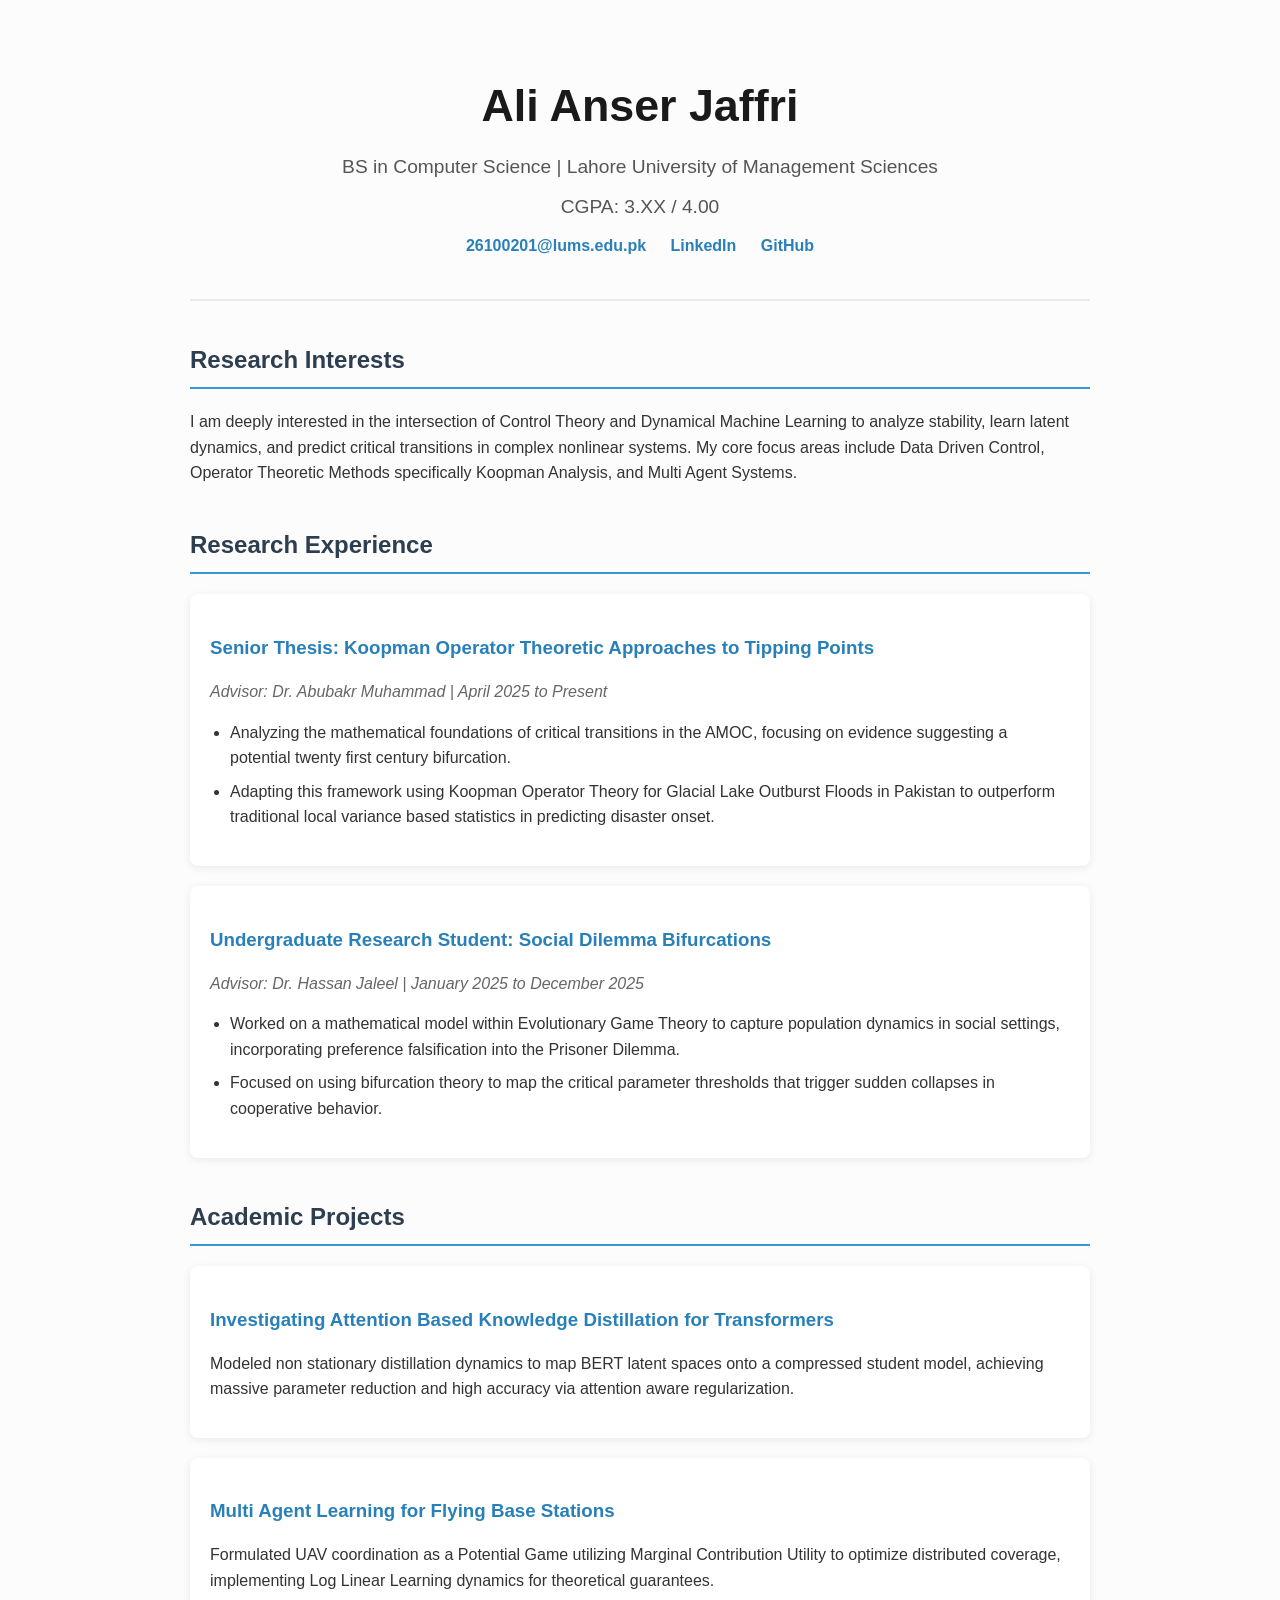
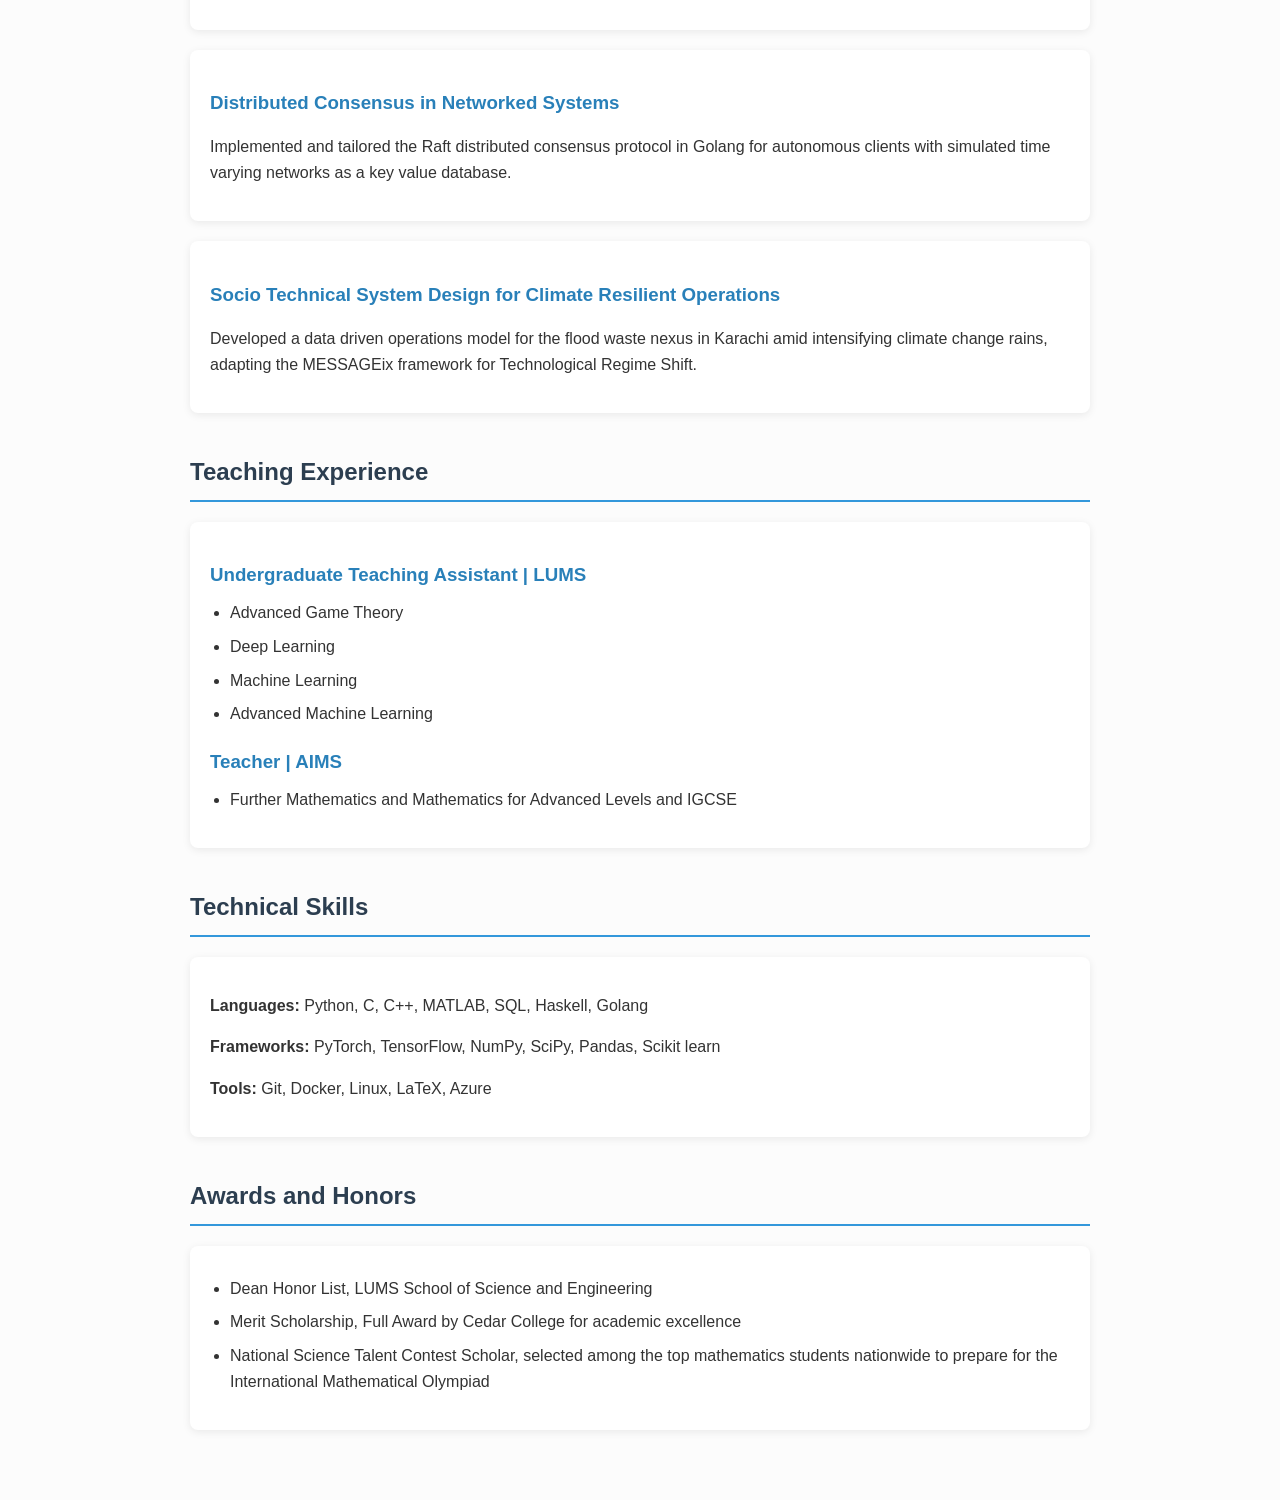
<file: index-old.html>
<!DOCTYPE html>
<html lang="en">
<head>
    <meta charset="UTF-8">
    <meta name="viewport" content="width=device-width, initial-scale=1.0">
    <title>Ali Anser Jaffri | Academic Portfolio</title>
    <style>
        body {
            font-family: 'Segoe UI', Tahoma, Geneva, Verdana, sans-serif;
            line-height: 1.6;
            color: #333333;
            max-width: 900px;
            margin: 0 auto;
            padding: 30px;
            background-color: #fcfcfc;
        }
        header {
            text-align: center;
            padding: 40px 0;
            border-bottom: 2px solid #eaeaea;
            margin-bottom: 30px;
        }
        h1 {
            margin: 0;
            color: #1a1a1a;
            font-size: 2.8em;
        }
        p.subtitle {
            font-size: 1.2em;
            color: #555555;
            margin: 10px 0;
            font-weight: 500;
        }
        .contactLinks a {
            color: #2980b9;
            text-decoration: none;
            margin: 0 10px;
            font-weight: bold;
        }
        .contactLinks a:hover {
            text-decoration: underline;
        }
        section {
            margin: 40px 0;
        }
        h2 {
            color: #2c3e50;
            border-bottom: 2px solid #3498db;
            padding-bottom: 8px;
            margin-bottom: 20px;
        }
        h3 {
            color: #2980b9;
            margin-bottom: 5px;
        }
        .institution {
            font-style: italic;
            color: #666666;
            margin-bottom: 15px;
        }
        .contentCard {
            background: #ffffff;
            padding: 20px;
            border-radius: 8px;
            box-shadow: 0 2px 8px rgba(0,0,0,0.08);
            margin-bottom: 20px;
        }
        ul {
            margin-top: 10px;
            padding-left: 20px;
        }
        li {
            margin-bottom: 8px;
        }
        .tagContainer {
            margin-top: 15px;
        }
        .skillTag {
            background: #ecf0f1;
            color: #2c3e50;
            padding: 5px 12px;
            border-radius: 20px;
            font-size: 0.85em;
            margin-right: 8px;
            margin-bottom: 8px;
            display: inline-block;
            font-weight: 600;
        }
    </style>
</head>
<body>

    <header>
        <h1>Ali Anser Jaffri</h1>
        <p class="subtitle">BS in Computer Science | Lahore University of Management Sciences</p>
        <p class="subtitle">CGPA: 3.XX / 4.00</p>
        <div class="contactLinks">
            <a href="mailto:26100201@lums.edu.pk">26100201@lums.edu.pk</a>
            <a href="https://linkedin.com/in/ali-anser-jaffri" target="_blank">LinkedIn</a>
            <a href="https://github.com/alianserj" target="_blank">GitHub</a>
        </div>
    </header>

    <section id="about">
        <h2>Research Interests</h2>
        <p>
            I am deeply interested in the intersection of Control Theory and Dynamical Machine Learning to analyze stability, learn latent dynamics, and predict critical transitions in complex nonlinear systems. My core focus areas include Data Driven Control, Operator Theoretic Methods specifically Koopman Analysis, and Multi Agent Systems.
        </p>
    </section>

    <section id="research">
        <h2>Research Experience</h2>
        
        <div class="contentCard">
            <h3>Senior Thesis: Koopman Operator Theoretic Approaches to Tipping Points</h3>
            <p class="institution">Advisor: Dr. Abubakr Muhammad | April 2025 to Present</p>
            <ul>
                <li>Analyzing the mathematical foundations of critical transitions in the AMOC, focusing on evidence suggesting a potential twenty first century bifurcation.</li>
                <li>Adapting this framework using Koopman Operator Theory for Glacial Lake Outburst Floods in Pakistan to outperform traditional local variance based statistics in predicting disaster onset.</li>
            </ul>
        </div>

        <div class="contentCard">
            <h3>Undergraduate Research Student: Social Dilemma Bifurcations</h3>
            <p class="institution">Advisor: Dr. Hassan Jaleel | January 2025 to December 2025</p>
            <ul>
                <li>Worked on a mathematical model within Evolutionary Game Theory to capture population dynamics in social settings, incorporating preference falsification into the Prisoner Dilemma.</li>
                <li>Focused on using bifurcation theory to map the critical parameter thresholds that trigger sudden collapses in cooperative behavior.</li>
            </ul>
        </div>
    </section>

    <section id="projects">
        <h2>Academic Projects</h2>

        <div class="contentCard">
            <h3>Investigating Attention Based Knowledge Distillation for Transformers</h3>
            <p>Modeled non stationary distillation dynamics to map BERT latent spaces onto a compressed student model, achieving massive parameter reduction and high accuracy via attention aware regularization.</p>
        </div>

        <div class="contentCard">
            <h3>Multi Agent Learning for Flying Base Stations</h3>
            <p>Formulated UAV coordination as a Potential Game utilizing Marginal Contribution Utility to optimize distributed coverage, implementing Log Linear Learning dynamics for theoretical guarantees.</p>
        </div>

        <div class="contentCard">
            <h3>Distributed Consensus in Networked Systems</h3>
            <p>Implemented and tailored the Raft distributed consensus protocol in Golang for autonomous clients with simulated time varying networks as a key value database.</p>
        </div>

        <div class="contentCard">
            <h3>Socio Technical System Design for Climate Resilient Operations</h3>
            <p>Developed a data driven operations model for the flood waste nexus in Karachi amid intensifying climate change rains, adapting the MESSAGEix framework for Technological Regime Shift.</p>
        </div>
    </section>

    <section id="teaching">
        <h2>Teaching Experience</h2>
        <div class="contentCard">
            <h3>Undergraduate Teaching Assistant | LUMS</h3>
            <ul>
                <li>Advanced Game Theory</li>
                <li>Deep Learning</li>
                <li>Machine Learning</li>
                <li>Advanced Machine Learning</li>
            </ul>
            <h3 style="margin-top: 20px;">Teacher | AIMS</h3>
            <ul>
                <li>Further Mathematics and Mathematics for Advanced Levels and IGCSE</li>
            </ul>
        </div>
    </section>

    <section id="skills">
        <h2>Technical Skills</h2>
        <div class="contentCard">
            <p><strong>Languages:</strong> Python, C, C++, MATLAB, SQL, Haskell, Golang</p>
            <p><strong>Frameworks:</strong> PyTorch, TensorFlow, NumPy, SciPy, Pandas, Scikit learn</p>
            <p><strong>Tools:</strong> Git, Docker, Linux, LaTeX, Azure</p>
        </div>
    </section>

    <section id="awards">
        <h2>Awards and Honors</h2>
        <div class="contentCard">
            <ul>
                <li>Dean Honor List, LUMS School of Science and Engineering</li>
                <li>Merit Scholarship, Full Award by Cedar College for academic excellence</li>
                <li>National Science Talent Contest Scholar, selected among the top mathematics students nationwide to prepare for the International Mathematical Olympiad</li>
            </ul>
        </div>
    </section>

</body>
</html>
</file>
